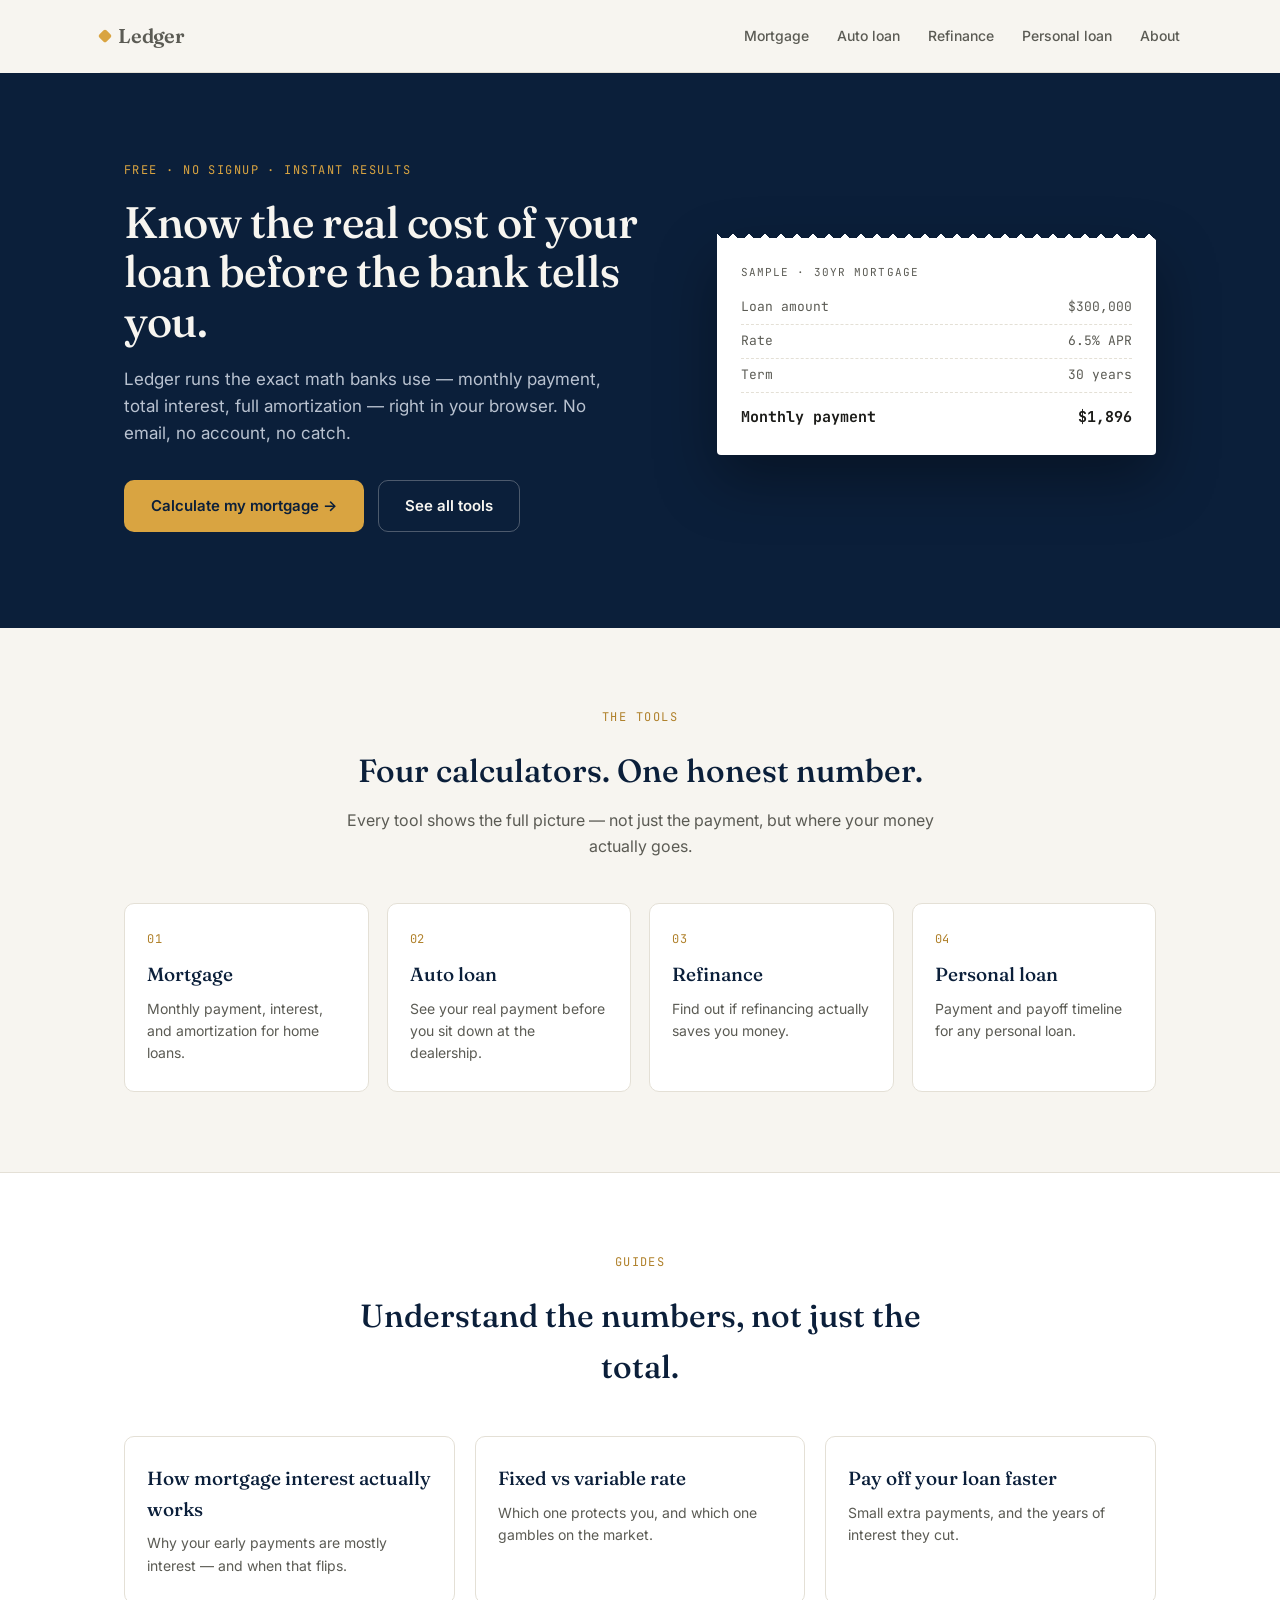
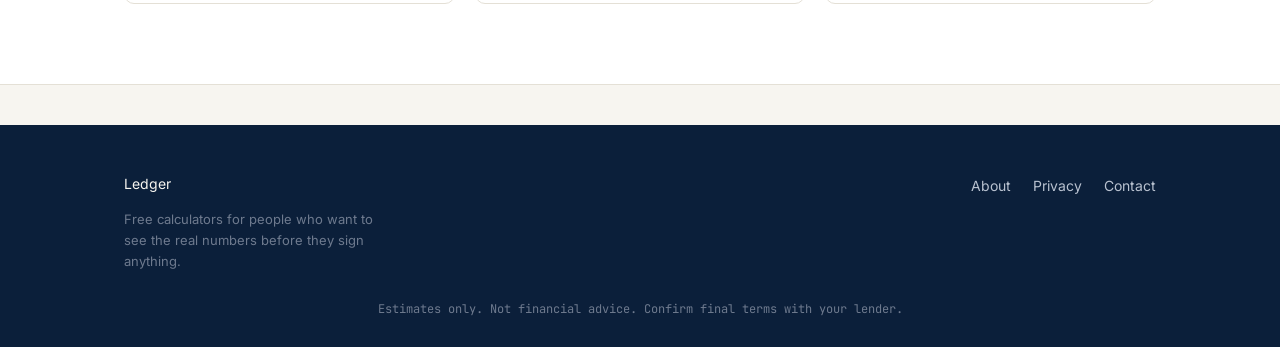
<file: index.html>
<!DOCTYPE html>
<html lang="en">
<head>
<meta charset="UTF-8">
<meta name="viewport" content="width=device-width, initial-scale=1.0">
<title>Ledger — Free loan and mortgage calculators</title>
<meta name="description" content="Free, instant loan and mortgage calculators. See your real monthly payment, total interest, and full amortization schedule in seconds.">
<link rel="stylesheet" href="style.css">
</head>
<body>

<div class="wrap nav">
  <a href="index.html" class="brand"><span class="mark"></span>Ledger</a>
  <ul>
    <li><a href="mortgage-calculator.html">Mortgage</a></li>
    <li><a href="auto-loan-calculator.html">Auto loan</a></li>
    <li><a href="refinance-calculator.html">Refinance</a></li>
    <li><a href="personal-loan-calculator.html">Personal loan</a></li>
    <li><a href="about.html">About</a></li>
  </ul>
</div>

<section class="hero">
  <div class="wrap">
    <div>
      <span class="eyebrow">Free · No signup · Instant results</span>
      <h1>Know the real cost of your loan before the bank tells you.</h1>
      <p class="lead">Ledger runs the exact math banks use — monthly payment, total interest, full amortization — right in your browser. No email, no account, no catch.</p>
      <div class="btn-row">
        <a href="mortgage-calculator.html" class="btn btn-gold">Calculate my mortgage →</a>
        <a href="#tools" class="btn btn-outline">See all tools</a>
      </div>
    </div>
    <div class="receipt">
      <p class="rtitle">Sample · 30yr mortgage</p>
      <div class="rline"><span>Loan amount</span><span>$300,000</span></div>
      <div class="rline"><span>Rate</span><span>6.5% APR</span></div>
      <div class="rline"><span>Term</span><span>30 years</span></div>
      <div class="rline total"><span>Monthly payment</span><span>$1,896</span></div>
    </div>
  </div>
</section>

<section id="tools">
  <div class="wrap">
    <div class="section-head">
      <span class="eyebrow">The tools</span>
      <h2>Four calculators. One honest number.</h2>
      <p>Every tool shows the full picture — not just the payment, but where your money actually goes.</p>
    </div>
    <div class="grid-4">
      <a href="mortgage-calculator.html" class="card">
        <span class="num">01</span>
        <h3>Mortgage</h3>
        <p>Monthly payment, interest, and amortization for home loans.</p>
      </a>
      <a href="auto-loan-calculator.html" class="card">
        <span class="num">02</span>
        <h3>Auto loan</h3>
        <p>See your real payment before you sit down at the dealership.</p>
      </a>
      <a href="refinance-calculator.html" class="card">
        <span class="num">03</span>
        <h3>Refinance</h3>
        <p>Find out if refinancing actually saves you money.</p>
      </a>
      <a href="personal-loan-calculator.html" class="card">
        <span class="num">04</span>
        <h3>Personal loan</h3>
        <p>Payment and payoff timeline for any personal loan.</p>
      </a>
    </div>
  </div>
</section>

<section style="background:var(--paper-2); border-top:1px solid var(--line); border-bottom:1px solid var(--line);">
  <div class="wrap">
    <div class="section-head">
      <span class="eyebrow">Guides</span>
      <h2>Understand the numbers, not just the total.</h2>
    </div>
    <div class="grid-3">
      <a href="guide-how-mortgage-interest-works.html" class="card">
        <h3>How mortgage interest actually works</h3>
        <p>Why your early payments are mostly interest — and when that flips.</p>
      </a>
      <a href="guide-fixed-vs-variable.html" class="card">
        <h3>Fixed vs variable rate</h3>
        <p>Which one protects you, and which one gambles on the market.</p>
      </a>
      <a href="guide-pay-off-faster.html" class="card">
        <h3>Pay off your loan faster</h3>
        <p>Small extra payments, and the years of interest they cut.</p>
      </a>
    </div>
  </div>
</section>

<footer>
  <div class="wrap">
    <div>
      <a href="index.html" class="brand" style="color:var(--text-on-ink); margin-bottom:14px; display:flex;"><span class="mark"></span>Ledger</a>
      <p style="max-width:32ch; font-size:13px; color:#6E7A8E;">Free calculators for people who want to see the real numbers before they sign anything.</p>
    </div>
    <ul>
      <li><a href="about.html">About</a></li>
      <li><a href="privacy.html">Privacy</a></li>
      <li><a href="contact.html">Contact</a></li>
    </ul>
  </div>
  <p class="fine">Estimates only. Not financial advice. Confirm final terms with your lender.</p>
</footer>

</body>
</html>
</file>
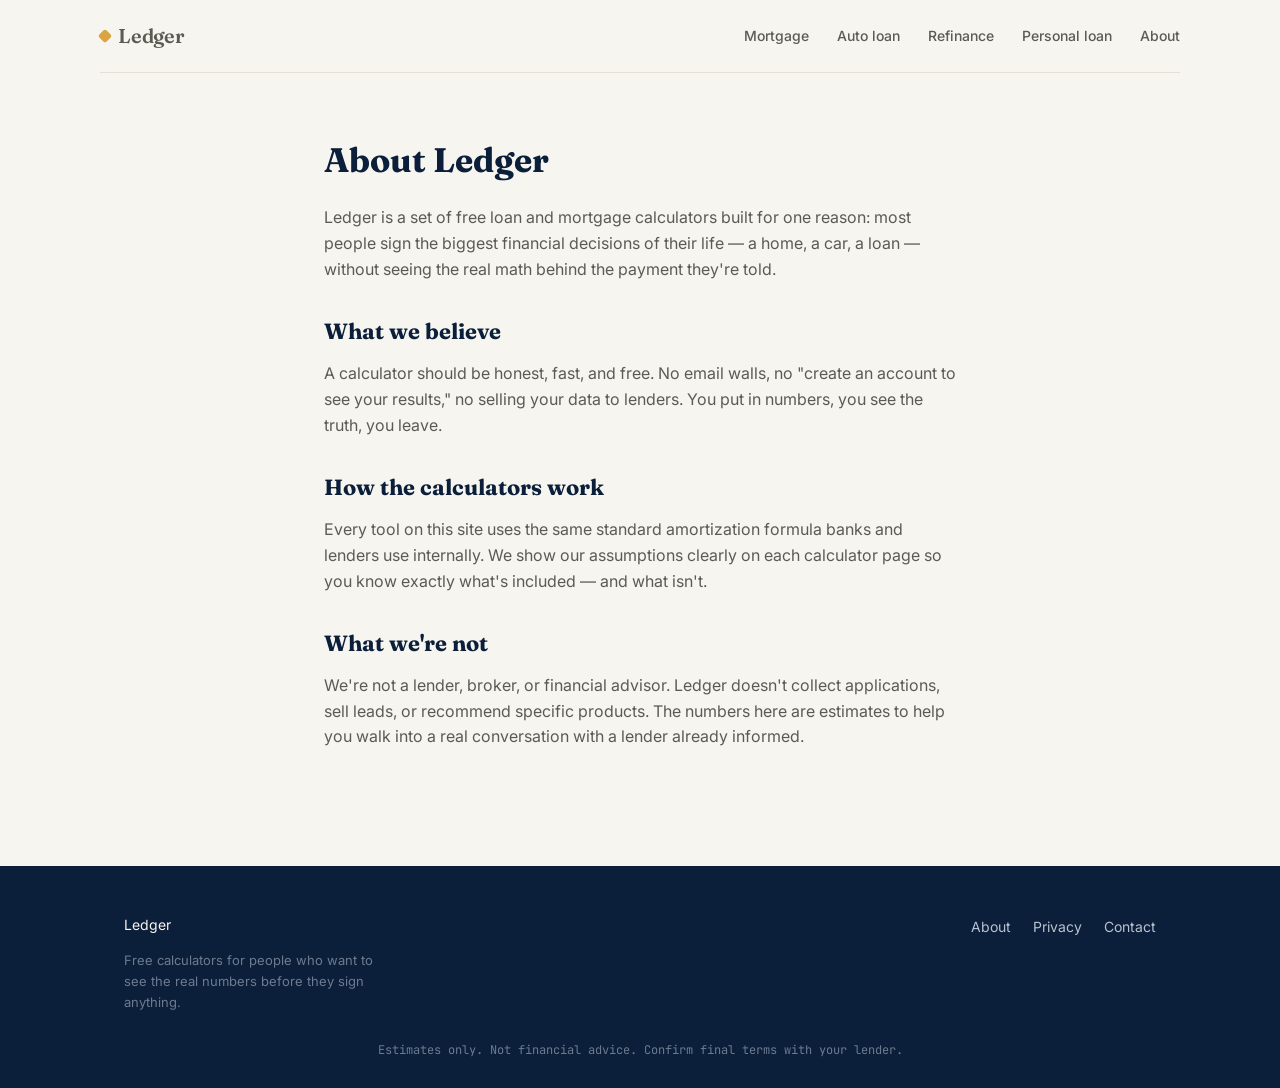
<file: about.html>
<!DOCTYPE html>
<html lang="en">
<head>
<meta charset="UTF-8">
<meta name="viewport" content="width=device-width, initial-scale=1.0">
<title>About | Ledger</title>
<meta name="description" content="Why Ledger exists and how our calculators work.">
<link rel="stylesheet" href="/style.css">
</head>
<body>
<div class="wrap nav">
  <a href="index.html" class="brand"><span class="mark"></span>Ledger</a>
  <ul>
    <li><a href="mortgage-calculator.html">Mortgage</a></li>
    <li><a href="auto-loan-calculator.html">Auto loan</a></li>
    <li><a href="refinance-calculator.html">Refinance</a></li>
    <li><a href="personal-loan-calculator.html">Personal loan</a></li>
    <li><a href="about.html">About</a></li>
  </ul>
</div>
<article class="article">
  <h1>About Ledger</h1>
  <p>Ledger is a set of free loan and mortgage calculators built for one reason: most people sign the biggest financial decisions of their life — a home, a car, a loan — without seeing the real math behind the payment they're told.</p>
  <h2>What we believe</h2>
  <p>A calculator should be honest, fast, and free. No email walls, no "create an account to see your results," no selling your data to lenders. You put in numbers, you see the truth, you leave.</p>
  <h2>How the calculators work</h2>
  <p>Every tool on this site uses the same standard amortization formula banks and lenders use internally. We show our assumptions clearly on each calculator page so you know exactly what's included — and what isn't.</p>
  <h2>What we're not</h2>
  <p>We're not a lender, broker, or financial advisor. Ledger doesn't collect applications, sell leads, or recommend specific products. The numbers here are estimates to help you walk into a real conversation with a lender already informed.</p>
</article>
<footer>
  <div class="wrap">
    <div>
      <a href="index.html" class="brand" style="color:var(--text-on-ink); margin-bottom:14px; display:flex;"><span class="mark"></span>Ledger</a>
      <p style="max-width:32ch; font-size:13px; color:#6E7A8E;">Free calculators for people who want to see the real numbers before they sign anything.</p>
    </div>
    <ul>
      <li><a href="about.html">About</a></li>
      <li><a href="privacy.html">Privacy</a></li>
      <li><a href="contact.html">Contact</a></li>
    </ul>
  </div>
  <p class="fine">Estimates only. Not financial advice. Confirm final terms with your lender.</p>
</footer>
</body>
</html>
</file>
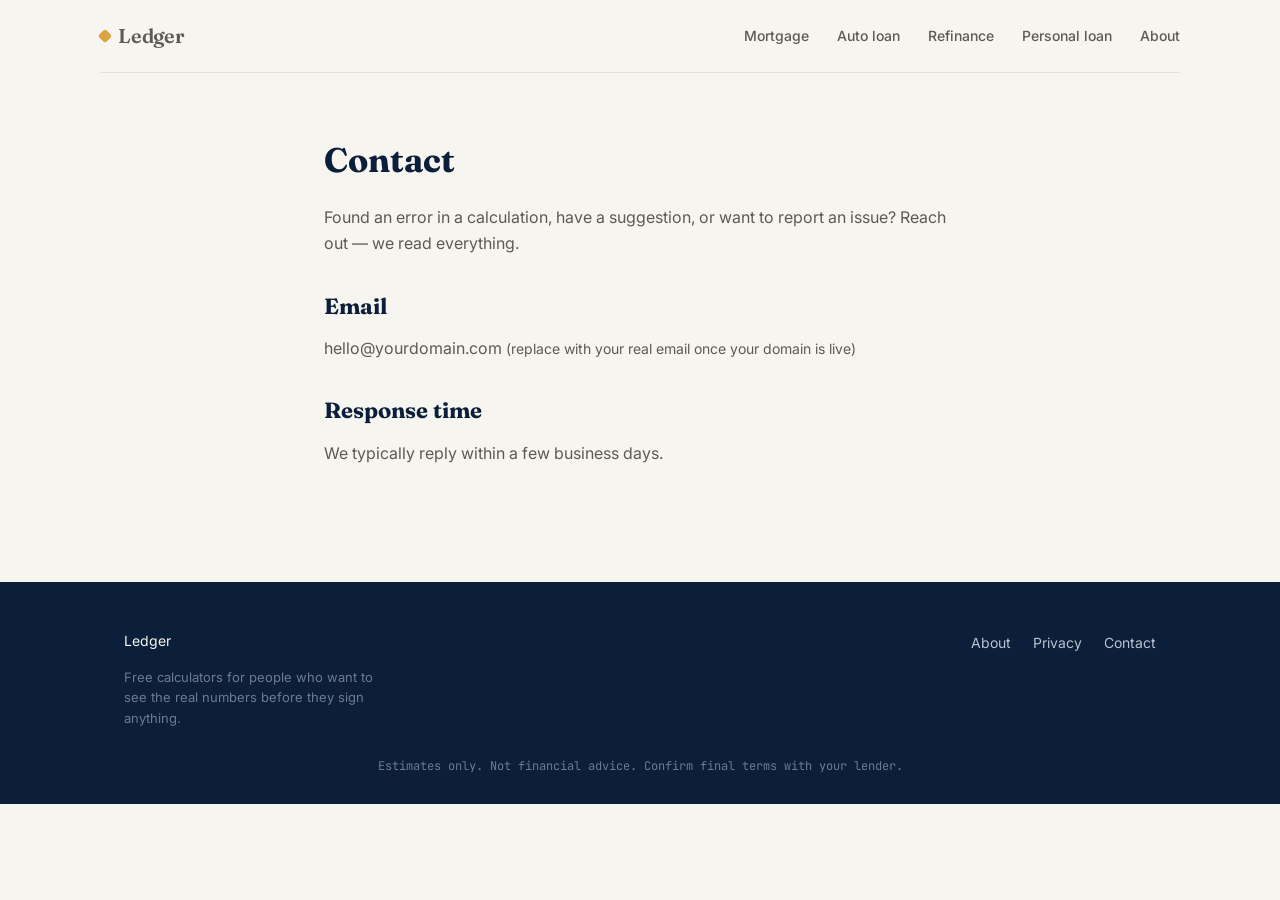
<file: contact.html>
<!DOCTYPE html>
<html lang="en">
<head>
<meta charset="UTF-8">
<meta name="viewport" content="width=device-width, initial-scale=1.0">
<title>Contact | Ledger</title>
<meta name="description" content="Get in touch with the Ledger team.">
<link rel="stylesheet" href="/style.css">
</head>
<body>
<div class="wrap nav">
  <a href="index.html" class="brand"><span class="mark"></span>Ledger</a>
  <ul>
    <li><a href="mortgage-calculator.html">Mortgage</a></li>
    <li><a href="auto-loan-calculator.html">Auto loan</a></li>
    <li><a href="refinance-calculator.html">Refinance</a></li>
    <li><a href="personal-loan-calculator.html">Personal loan</a></li>
    <li><a href="about.html">About</a></li>
  </ul>
</div>
<article class="article">
  <h1>Contact</h1>
  <p>Found an error in a calculation, have a suggestion, or want to report an issue? Reach out — we read everything.</p>
  <h2>Email</h2>
  <p>hello@yourdomain.com <span style="color:var(--text-soft); font-size:14px;">(replace with your real email once your domain is live)</span></p>
  <h2>Response time</h2>
  <p>We typically reply within a few business days.</p>
</article>
<footer>
  <div class="wrap">
    <div>
      <a href="index.html" class="brand" style="color:var(--text-on-ink); margin-bottom:14px; display:flex;"><span class="mark"></span>Ledger</a>
      <p style="max-width:32ch; font-size:13px; color:#6E7A8E;">Free calculators for people who want to see the real numbers before they sign anything.</p>
    </div>
    <ul>
      <li><a href="about.html">About</a></li>
      <li><a href="privacy.html">Privacy</a></li>
      <li><a href="contact.html">Contact</a></li>
    </ul>
  </div>
  <p class="fine">Estimates only. Not financial advice. Confirm final terms with your lender.</p>
</footer>
</body>
</html>
</file>
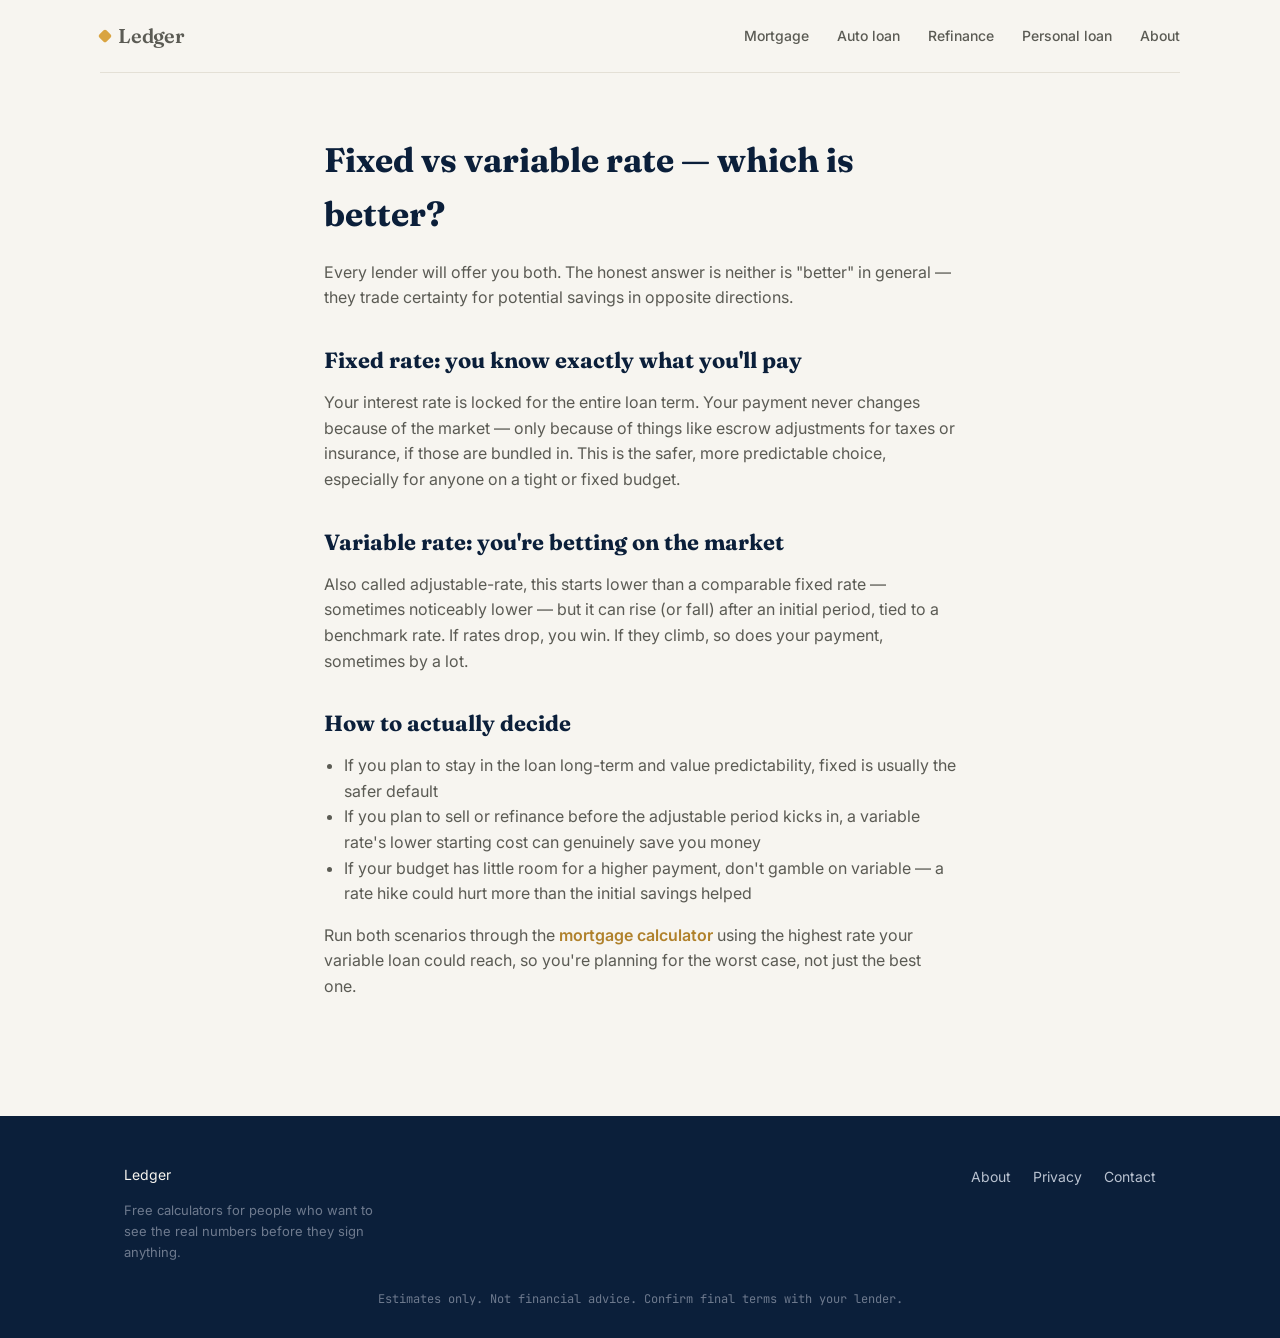
<file: guide-fixed-vs-variable.html>
<!DOCTYPE html>
<html lang="en">
<head>
<meta charset="UTF-8">
<meta name="viewport" content="width=device-width, initial-scale=1.0">
<title>Fixed vs Variable Rate — Which Is Better? | Ledger</title>
<meta name="description" content="The real tradeoffs between a fixed-rate and variable-rate loan, explained plainly.">
<link rel="stylesheet" href="style.css">
</head>
<body>
<div class="wrap nav">
  <a href="index.html" class="brand"><span class="mark"></span>Ledger</a>
  <ul>
    <li><a href="mortgage-calculator.html">Mortgage</a></li>
    <li><a href="auto-loan-calculator.html">Auto loan</a></li>
    <li><a href="refinance-calculator.html">Refinance</a></li>
    <li><a href="personal-loan-calculator.html">Personal loan</a></li>
    <li><a href="about.html">About</a></li>
  </ul>
</div>
<article class="article">
  <h1>Fixed vs variable rate — which is better?</h1>
  <p>Every lender will offer you both. The honest answer is neither is "better" in general — they trade certainty for potential savings in opposite directions.</p>

  <h2>Fixed rate: you know exactly what you'll pay</h2>
  <p>Your interest rate is locked for the entire loan term. Your payment never changes because of the market — only because of things like escrow adjustments for taxes or insurance, if those are bundled in. This is the safer, more predictable choice, especially for anyone on a tight or fixed budget.</p>

  <h2>Variable rate: you're betting on the market</h2>
  <p>Also called adjustable-rate, this starts lower than a comparable fixed rate — sometimes noticeably lower — but it can rise (or fall) after an initial period, tied to a benchmark rate. If rates drop, you win. If they climb, so does your payment, sometimes by a lot.</p>

  <h2>How to actually decide</h2>
  <ul>
    <li>If you plan to stay in the loan long-term and value predictability, fixed is usually the safer default</li>
    <li>If you plan to sell or refinance before the adjustable period kicks in, a variable rate's lower starting cost can genuinely save you money</li>
    <li>If your budget has little room for a higher payment, don't gamble on variable — a rate hike could hurt more than the initial savings helped</li>
  </ul>

  <p>Run both scenarios through the <a href="mortgage-calculator.html" style="color:var(--gold-dark); font-weight:600;">mortgage calculator</a> using the highest rate your variable loan could reach, so you're planning for the worst case, not just the best one.</p>
</article>
<footer>
  <div class="wrap">
    <div>
      <a href="index.html" class="brand" style="color:var(--text-on-ink); margin-bottom:14px; display:flex;"><span class="mark"></span>Ledger</a>
      <p style="max-width:32ch; font-size:13px; color:#6E7A8E;">Free calculators for people who want to see the real numbers before they sign anything.</p>
    </div>
    <ul>
      <li><a href="about.html">About</a></li>
      <li><a href="privacy.html">Privacy</a></li>
      <li><a href="contact.html">Contact</a></li>
    </ul>
  </div>
  <p class="fine">Estimates only. Not financial advice. Confirm final terms with your lender.</p>
</footer>
</body>
</html>
</file>
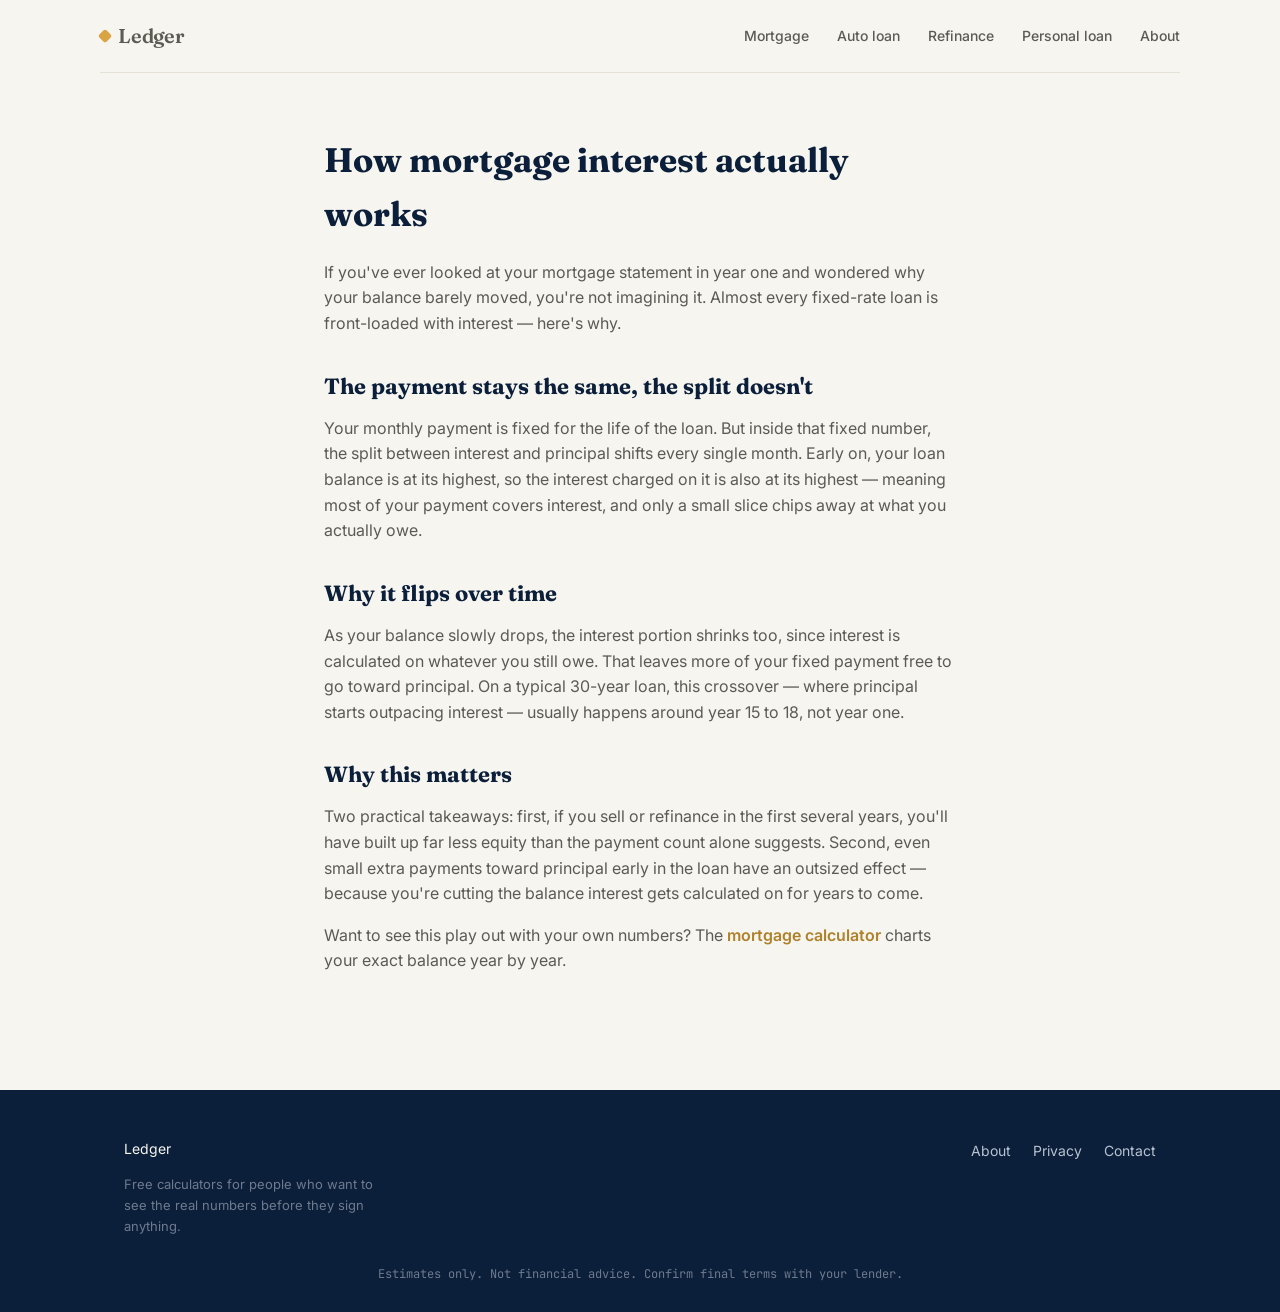
<file: guide-how-mortgage-interest-works.html>
<!DOCTYPE html>
<html lang="en">
<head>
<meta charset="UTF-8">
<meta name="viewport" content="width=device-width, initial-scale=1.0">
<title>How Mortgage Interest Actually Works | Ledger</title>
<meta name="description" content="Why your early mortgage payments are mostly interest, and when that flips toward principal.">
<link rel="stylesheet" href="style.css">
</head>
<body>
<div class="wrap nav">
  <a href="index.html" class="brand"><span class="mark"></span>Ledger</a>
  <ul>
    <li><a href="mortgage-calculator.html">Mortgage</a></li>
    <li><a href="auto-loan-calculator.html">Auto loan</a></li>
    <li><a href="refinance-calculator.html">Refinance</a></li>
    <li><a href="personal-loan-calculator.html">Personal loan</a></li>
    <li><a href="about.html">About</a></li>
  </ul>
</div>
<article class="article">
  <h1>How mortgage interest actually works</h1>
  <p>If you've ever looked at your mortgage statement in year one and wondered why your balance barely moved, you're not imagining it. Almost every fixed-rate loan is front-loaded with interest — here's why.</p>

  <h2>The payment stays the same, the split doesn't</h2>
  <p>Your monthly payment is fixed for the life of the loan. But inside that fixed number, the split between interest and principal shifts every single month. Early on, your loan balance is at its highest, so the interest charged on it is also at its highest — meaning most of your payment covers interest, and only a small slice chips away at what you actually owe.</p>

  <h2>Why it flips over time</h2>
  <p>As your balance slowly drops, the interest portion shrinks too, since interest is calculated on whatever you still owe. That leaves more of your fixed payment free to go toward principal. On a typical 30-year loan, this crossover — where principal starts outpacing interest — usually happens around year 15 to 18, not year one.</p>

  <h2>Why this matters</h2>
  <p>Two practical takeaways: first, if you sell or refinance in the first several years, you'll have built up far less equity than the payment count alone suggests. Second, even small extra payments toward principal early in the loan have an outsized effect — because you're cutting the balance interest gets calculated on for years to come.</p>

  <p>Want to see this play out with your own numbers? The <a href="mortgage-calculator.html" style="color:var(--gold-dark); font-weight:600;">mortgage calculator</a> charts your exact balance year by year.</p>
</article>
<footer>
  <div class="wrap">
    <div>
      <a href="index.html" class="brand" style="color:var(--text-on-ink); margin-bottom:14px; display:flex;"><span class="mark"></span>Ledger</a>
      <p style="max-width:32ch; font-size:13px; color:#6E7A8E;">Free calculators for people who want to see the real numbers before they sign anything.</p>
    </div>
    <ul>
      <li><a href="about.html">About</a></li>
      <li><a href="privacy.html">Privacy</a></li>
      <li><a href="contact.html">Contact</a></li>
    </ul>
  </div>
  <p class="fine">Estimates only. Not financial advice. Confirm final terms with your lender.</p>
</footer>
</body>
</html>
</file>
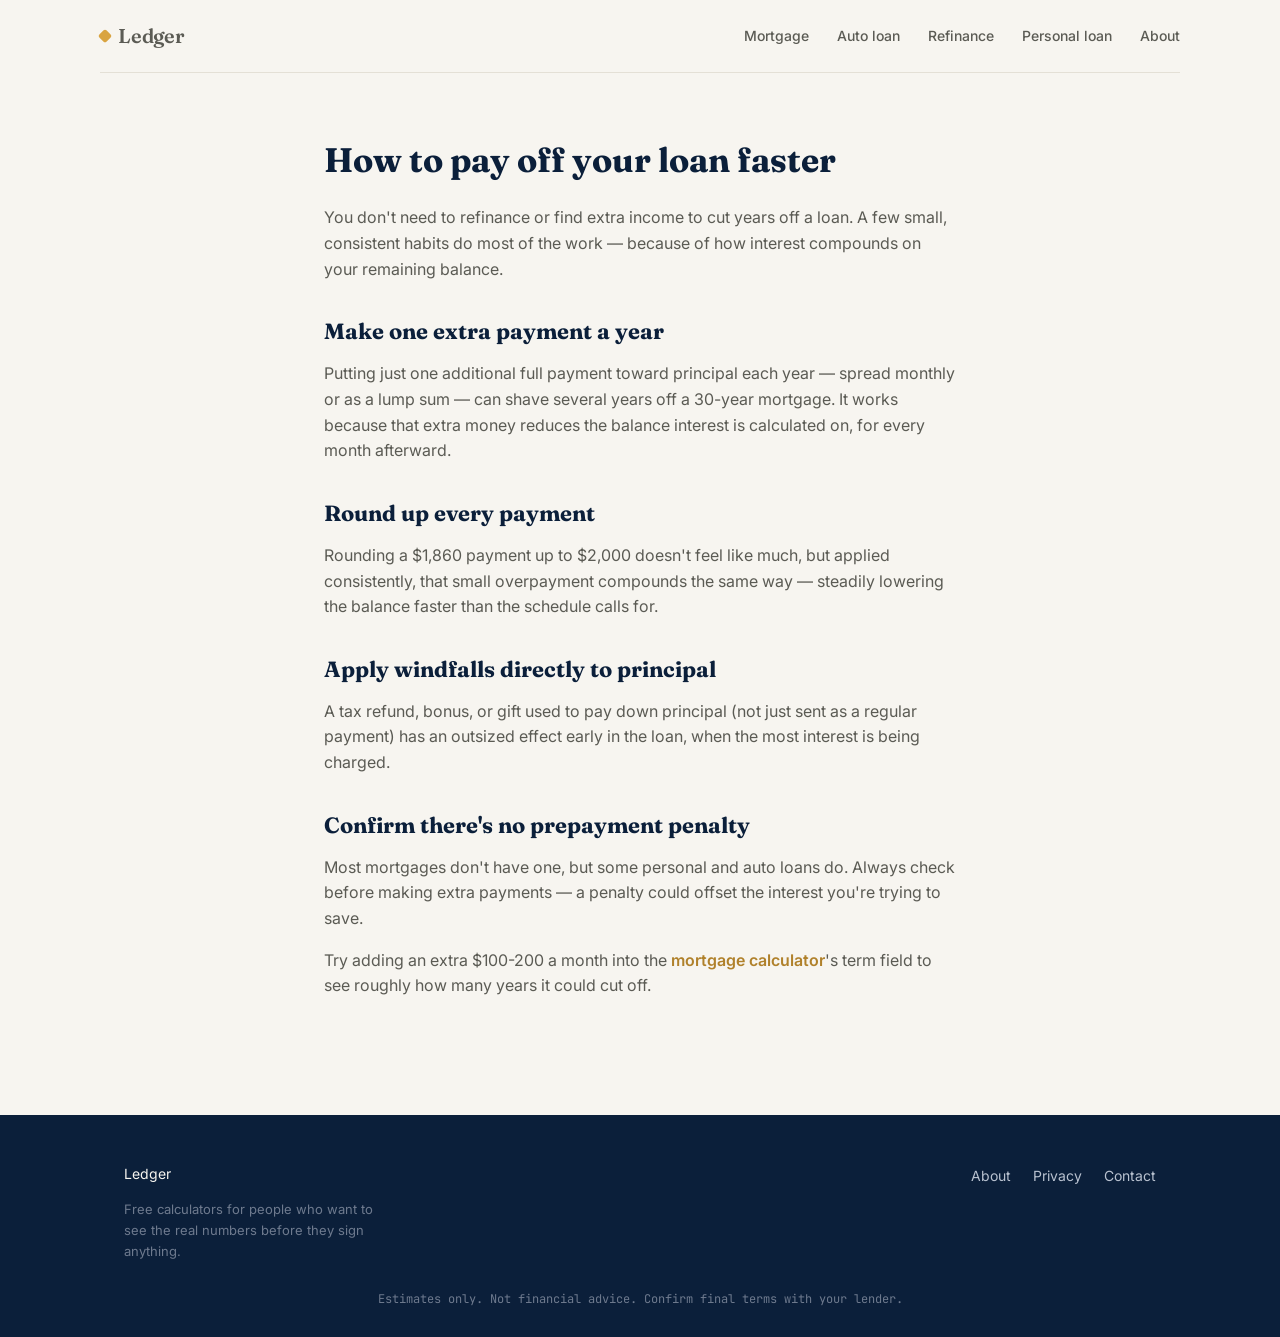
<file: guide-pay-off-faster.html>
<!DOCTYPE html>
<html lang="en">
<head>
<meta charset="UTF-8">
<meta name="viewport" content="width=device-width, initial-scale=1.0">
<title>How to Pay Off Your Loan Faster | Ledger</title>
<meta name="description" content="Simple, real strategies to cut years and thousands in interest off any loan.">
<link rel="stylesheet" href="style.css">
</head>
<body>
<div class="wrap nav">
  <a href="index.html" class="brand"><span class="mark"></span>Ledger</a>
  <ul>
    <li><a href="mortgage-calculator.html">Mortgage</a></li>
    <li><a href="auto-loan-calculator.html">Auto loan</a></li>
    <li><a href="refinance-calculator.html">Refinance</a></li>
    <li><a href="personal-loan-calculator.html">Personal loan</a></li>
    <li><a href="about.html">About</a></li>
  </ul>
</div>
<article class="article">
  <h1>How to pay off your loan faster</h1>
  <p>You don't need to refinance or find extra income to cut years off a loan. A few small, consistent habits do most of the work — because of how interest compounds on your remaining balance.</p>

  <h2>Make one extra payment a year</h2>
  <p>Putting just one additional full payment toward principal each year — spread monthly or as a lump sum — can shave several years off a 30-year mortgage. It works because that extra money reduces the balance interest is calculated on, for every month afterward.</p>

  <h2>Round up every payment</h2>
  <p>Rounding a $1,860 payment up to $2,000 doesn't feel like much, but applied consistently, that small overpayment compounds the same way — steadily lowering the balance faster than the schedule calls for.</p>

  <h2>Apply windfalls directly to principal</h2>
  <p>A tax refund, bonus, or gift used to pay down principal (not just sent as a regular payment) has an outsized effect early in the loan, when the most interest is being charged.</p>

  <h2>Confirm there's no prepayment penalty</h2>
  <p>Most mortgages don't have one, but some personal and auto loans do. Always check before making extra payments — a penalty could offset the interest you're trying to save.</p>

  <p>Try adding an extra $100-200 a month into the <a href="mortgage-calculator.html" style="color:var(--gold-dark); font-weight:600;">mortgage calculator</a>'s term field to see roughly how many years it could cut off.</p>
</article>
<footer>
  <div class="wrap">
    <div>
      <a href="index.html" class="brand" style="color:var(--text-on-ink); margin-bottom:14px; display:flex;"><span class="mark"></span>Ledger</a>
      <p style="max-width:32ch; font-size:13px; color:#6E7A8E;">Free calculators for people who want to see the real numbers before they sign anything.</p>
    </div>
    <ul>
      <li><a href="about.html">About</a></li>
      <li><a href="privacy.html">Privacy</a></li>
      <li><a href="contact.html">Contact</a></li>
    </ul>
  </div>
  <p class="fine">Estimates only. Not financial advice. Confirm final terms with your lender.</p>
</footer>
</body>
</html>
</file>
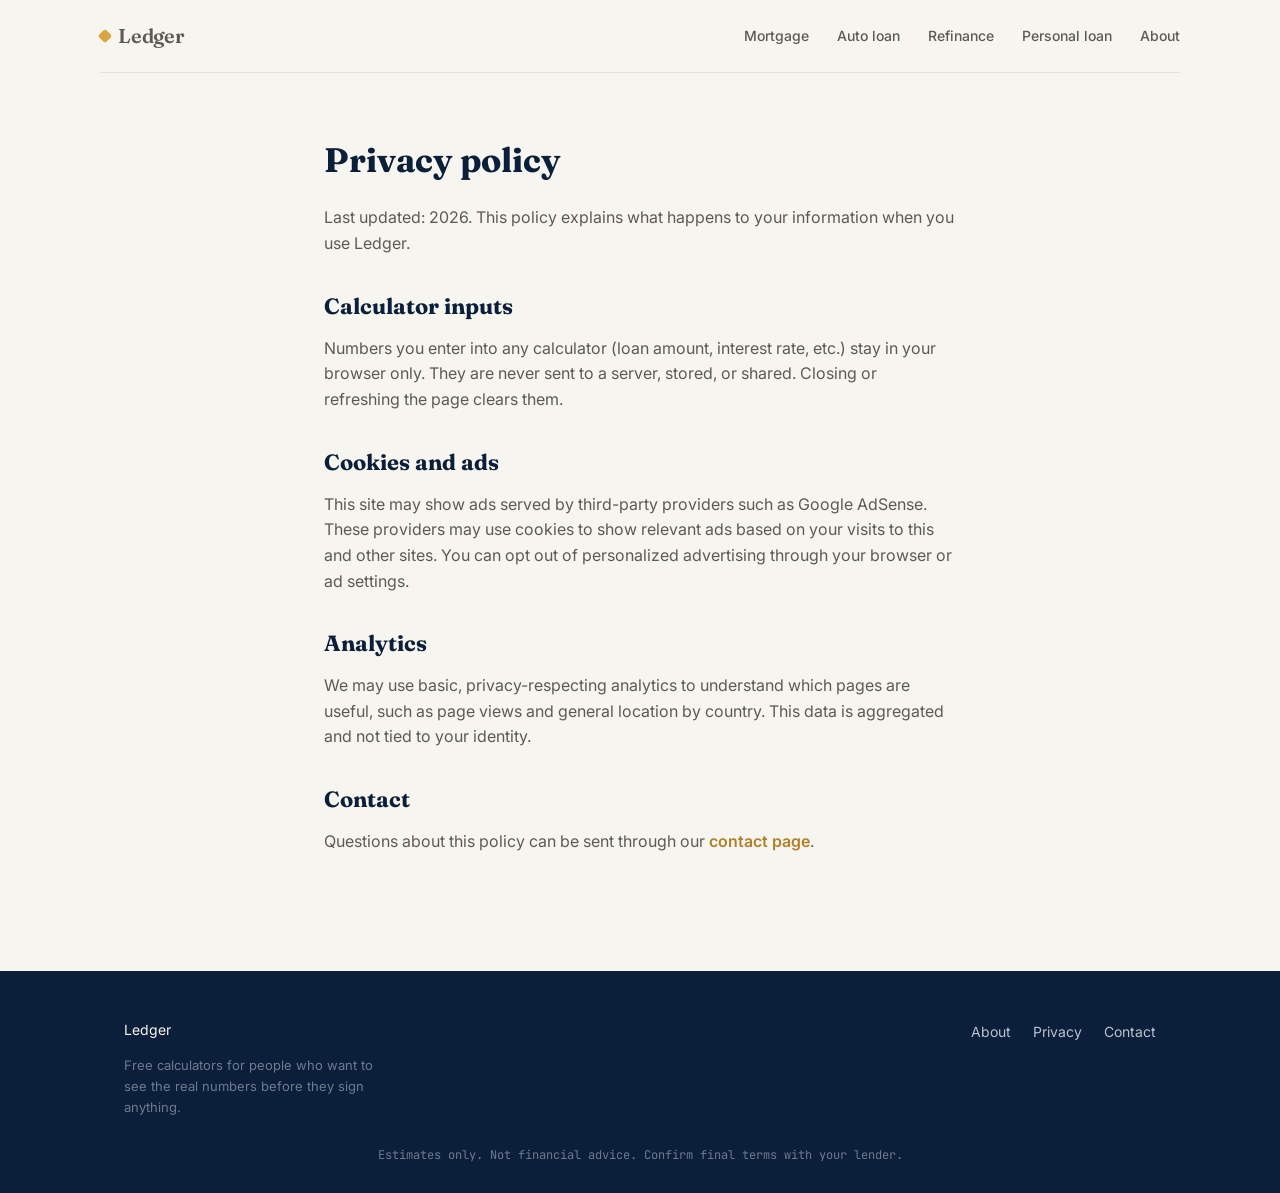
<file: privacy.html>
<!DOCTYPE html>
<html lang="en">
<head>
<meta charset="UTF-8">
<meta name="viewport" content="width=device-width, initial-scale=1.0">
<title>Privacy Policy | Ledger</title>
<meta name="description" content="Ledger's privacy policy.">
<link rel="stylesheet" href="/style.css">
</head>
<body>
<div class="wrap nav">
  <a href="index.html" class="brand"><span class="mark"></span>Ledger</a>
  <ul>
    <li><a href="mortgage-calculator.html">Mortgage</a></li>
    <li><a href="auto-loan-calculator.html">Auto loan</a></li>
    <li><a href="refinance-calculator.html">Refinance</a></li>
    <li><a href="personal-loan-calculator.html">Personal loan</a></li>
    <li><a href="about.html">About</a></li>
  </ul>
</div>
<article class="article">
  <h1>Privacy policy</h1>
  <p>Last updated: 2026. This policy explains what happens to your information when you use Ledger.</p>
  <h2>Calculator inputs</h2>
  <p>Numbers you enter into any calculator (loan amount, interest rate, etc.) stay in your browser only. They are never sent to a server, stored, or shared. Closing or refreshing the page clears them.</p>
  <h2>Cookies and ads</h2>
  <p>This site may show ads served by third-party providers such as Google AdSense. These providers may use cookies to show relevant ads based on your visits to this and other sites. You can opt out of personalized advertising through your browser or ad settings.</p>
  <h2>Analytics</h2>
  <p>We may use basic, privacy-respecting analytics to understand which pages are useful, such as page views and general location by country. This data is aggregated and not tied to your identity.</p>
  <h2>Contact</h2>
  <p>Questions about this policy can be sent through our <a href="contact.html" style="color:var(--gold-dark); font-weight:600;">contact page</a>.</p>
</article>
<footer>
  <div class="wrap">
    <div>
      <a href="index.html" class="brand" style="color:var(--text-on-ink); margin-bottom:14px; display:flex;"><span class="mark"></span>Ledger</a>
      <p style="max-width:32ch; font-size:13px; color:#6E7A8E;">Free calculators for people who want to see the real numbers before they sign anything.</p>
    </div>
    <ul>
      <li><a href="about.html">About</a></li>
      <li><a href="privacy.html">Privacy</a></li>
      <li><a href="contact.html">Contact</a></li>
    </ul>
  </div>
  <p class="fine">Estimates only. Not financial advice. Confirm final terms with your lender.</p>
</footer>
</body>
</html>
</file>
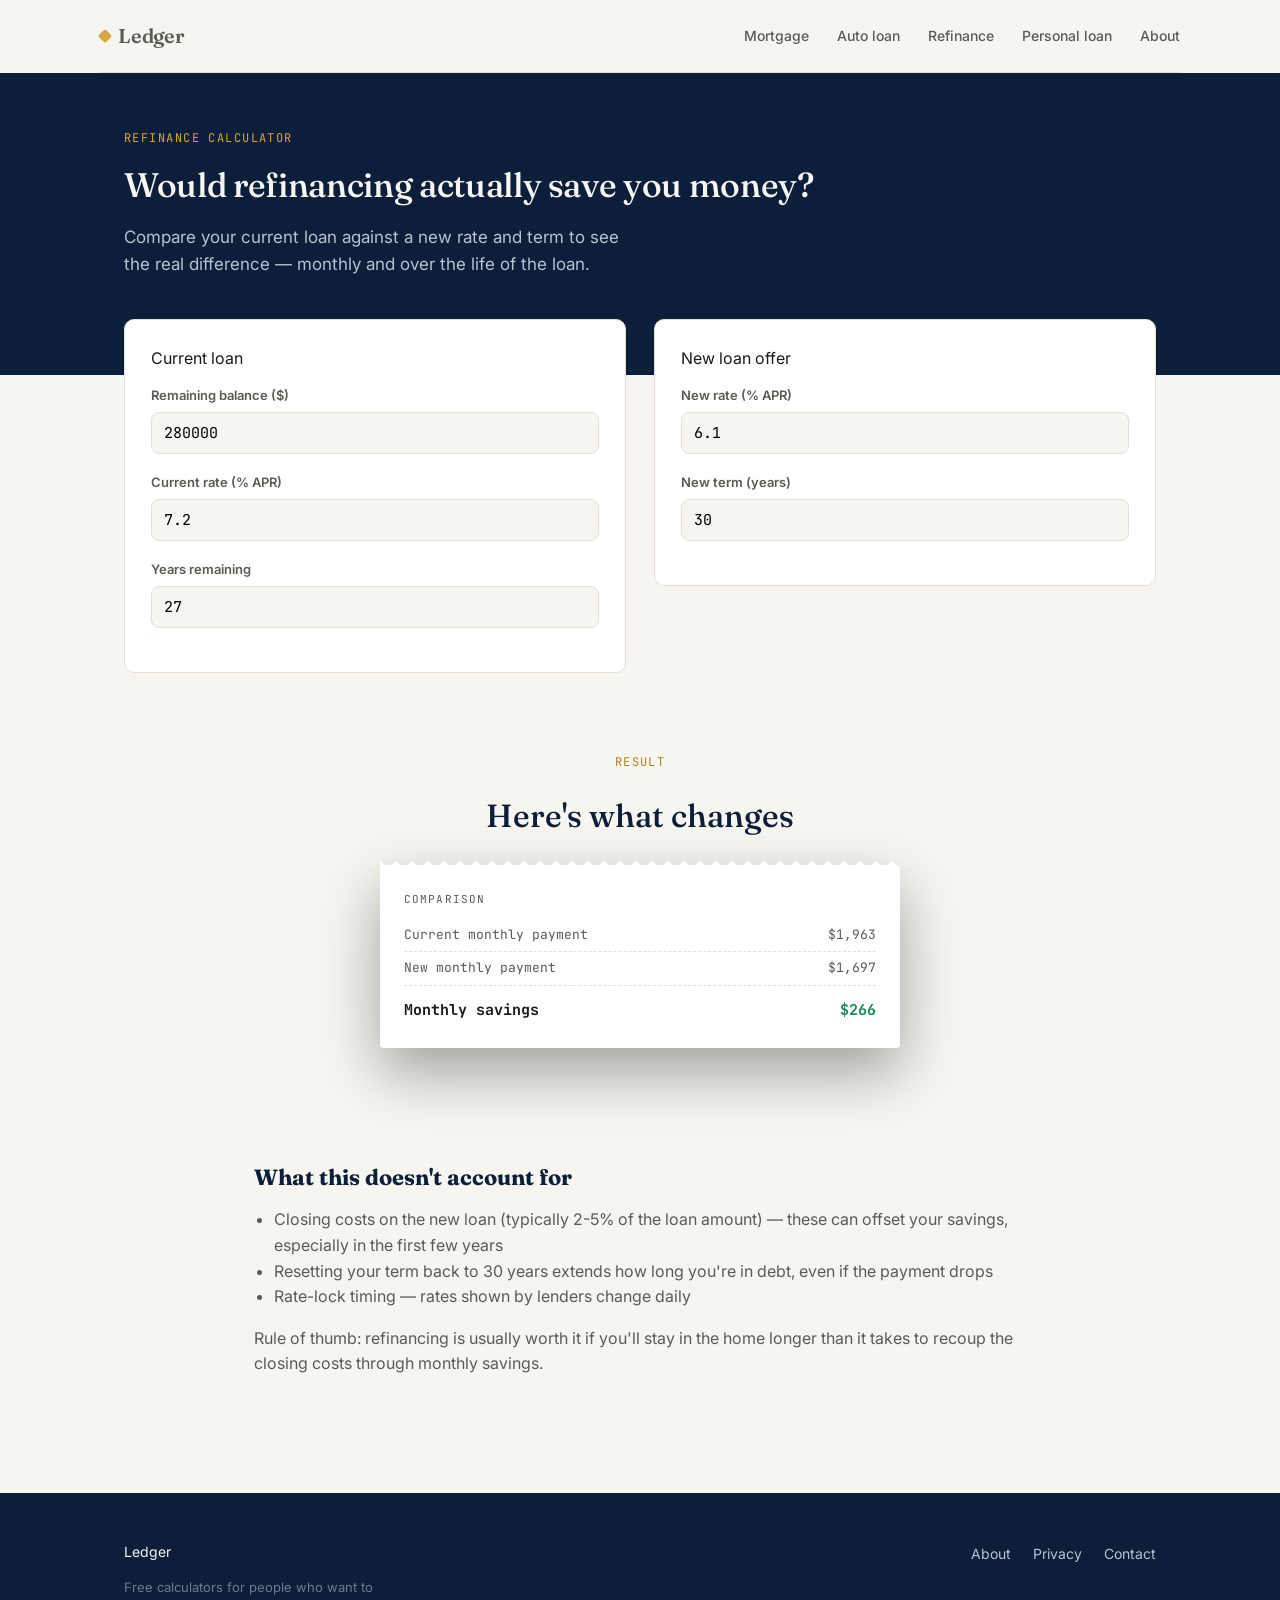
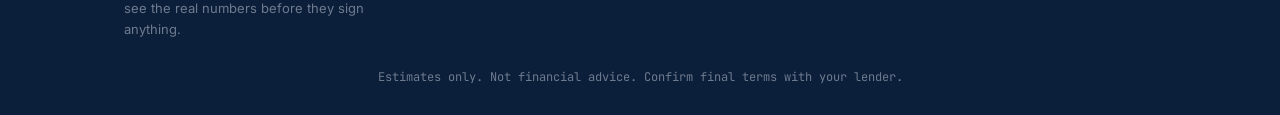
<file: refinance-calculator.html>
<!DOCTYPE html>
<html lang="en">
<head>
<meta charset="UTF-8">
<meta name="viewport" content="width=device-width, initial-scale=1.0">
<title>Refinance Calculator — See If Refinancing Saves You Money | Ledger</title>
<meta name="description" content="Free refinance calculator. Compare your current loan payment against a new rate and term to see your real monthly and lifetime savings.">
<link rel="stylesheet" href="style.css">
</head>
<body class="tool-page">

<div class="wrap nav">
  <a href="index.html" class="brand"><span class="mark"></span>Ledger</a>
  <ul>
    <li><a href="mortgage-calculator.html">Mortgage</a></li>
    <li><a href="auto-loan-calculator.html">Auto loan</a></li>
    <li><a href="refinance-calculator.html">Refinance</a></li>
    <li><a href="personal-loan-calculator.html">Personal loan</a></li>
    <li><a href="about.html">About</a></li>
  </ul>
</div>

<section class="hero">
  <div class="wrap" style="display:block;">
    <span class="eyebrow">Refinance calculator</span>
    <h1>Would refinancing actually save you money?</h1>
    <p class="lead">Compare your current loan against a new rate and term to see the real difference — monthly and over the life of the loan.</p>
  </div>
</section>

<div class="wrap tool-grid">
  <div class="panel">
    <p class="rtitle" style="margin-bottom:14px;">Current loan</p>
    <div class="field">
      <label for="cur-balance">Remaining balance ($)</label>
      <input type="number" id="cur-balance" value="280000" step="1000">
    </div>
    <div class="field">
      <label for="cur-rate">Current rate (% APR)</label>
      <input type="number" id="cur-rate" value="7.2" step="0.05">
    </div>
    <div class="field">
      <label for="cur-years">Years remaining</label>
      <input type="number" id="cur-years" value="27" step="1">
    </div>
  </div>

  <div class="panel">
    <p class="rtitle" style="margin-bottom:14px;">New loan offer</p>
    <div class="field">
      <label for="new-rate">New rate (% APR)</label>
      <input type="number" id="new-rate" value="6.1" step="0.05">
    </div>
    <div class="field">
      <label for="new-years">New term (years)</label>
      <input type="number" id="new-years" value="30" step="1">
    </div>
  </div>
</div>

<section>
  <div class="wrap">
    <div class="section-head" style="margin-bottom:24px;">
      <span class="eyebrow">Result</span>
      <h2>Here's what changes</h2>
    </div>
    <div class="receipt" style="max-width:520px; margin:0 auto;">
      <p class="rtitle">Comparison</p>
      <div class="rline"><span>Current monthly payment</span><span id="out-cur-monthly">$0</span></div>
      <div class="rline"><span>New monthly payment</span><span id="out-new-monthly">$0</span></div>
      <div class="rline total"><span>Monthly savings</span><span id="out-monthly-savings" class="green">$0</span></div>
    </div>
  </div>
</section>

<article class="article" style="max-width:820px; padding-top:0;">
  <h2>What this doesn't account for</h2>
  <ul>
    <li>Closing costs on the new loan (typically 2-5% of the loan amount) — these can offset your savings, especially in the first few years</li>
    <li>Resetting your term back to 30 years extends how long you're in debt, even if the payment drops</li>
    <li>Rate-lock timing — rates shown by lenders change daily</li>
  </ul>
  <p>Rule of thumb: refinancing is usually worth it if you'll stay in the home longer than it takes to recoup the closing costs through monthly savings.</p>
</article>

<footer>
  <div class="wrap">
    <div>
      <a href="index.html" class="brand" style="color:var(--text-on-ink); margin-bottom:14px; display:flex;"><span class="mark"></span>Ledger</a>
      <p style="max-width:32ch; font-size:13px; color:#6E7A8E;">Free calculators for people who want to see the real numbers before they sign anything.</p>
    </div>
    <ul>
      <li><a href="about.html">About</a></li>
      <li><a href="privacy.html">Privacy</a></li>
      <li><a href="contact.html">Contact</a></li>
    </ul>
  </div>
  <p class="fine">Estimates only. Not financial advice. Confirm final terms with your lender.</p>
</footer>

<script>
const fmt = n => '$' + Math.round(n).toLocaleString();
const ids = ['cur-balance','cur-rate','cur-years','new-rate','new-years'];
const els = ids.reduce((o,id)=>(o[id]=document.getElementById(id),o),{});

function payment(principal, annualRate, years){
  const n = years*12;
  const r = annualRate/100/12;
  return r===0 ? principal/n : principal*r*Math.pow(1+r,n)/(Math.pow(1+r,n)-1);
}

function calc(){
  const balance = +els['cur-balance'].value || 0;
  const curMonthly = payment(balance, +els['cur-rate'].value||0, Math.max(1,+els['cur-years'].value||1));
  const newMonthly = payment(balance, +els['new-rate'].value||0, Math.max(1,+els['new-years'].value||1));
  const savings = curMonthly - newMonthly;

  document.getElementById('out-cur-monthly').textContent = fmt(curMonthly);
  document.getElementById('out-new-monthly').textContent = fmt(newMonthly);
  const savingsEl = document.getElementById('out-monthly-savings');
  savingsEl.textContent = (savings>=0 ? '' : '-') + fmt(Math.abs(savings));
  savingsEl.style.color = savings >= 0 ? 'var(--green)' : '#C0392B';
}
Object.values(els).forEach(el=>el.addEventListener('input', calc));
calc();
</script>
</body>
</html>
</file>
<file: style.css>
@import url('https://fonts.googleapis.com/css2?family=Fraunces:opsz,wght@9..144,400;9..144,500;9..144,600&family=Inter:wght@400;500;600&family=JetBrains+Mono:wght@400;500;700&display=swap');

:root{
  --ink:#0B1F3A;
  --ink-2:#132A4D;
  --paper:#F7F5F0;
  --paper-2:#FFFFFF;
  --gold:#D9A441;
  --gold-dark:#B0812B;
  --green:#1F8A54;
  --line:#E4E0D6;
  --text:#1B1B18;
  --text-soft:#5B5B54;
  --text-on-ink:#F7F5F0;
  --text-on-ink-soft:#B9C2D0;
  --radius:10px;
  --serif:'Fraunces', serif;
  --sans:'Inter', sans-serif;
  --mono:'JetBrains Mono', monospace;
}
*{box-sizing:border-box; margin:0; padding:0;}
body{
  font-family:var(--sans);
  background:var(--paper);
  color:var(--text);
  line-height:1.6;
  -webkit-font-smoothing:antialiased;
}
a{color:inherit; text-decoration:none;}
img{max-width:100%; display:block;}
.wrap{max-width:1080px; margin:0 auto; padding:0 24px;}

/* Nav */
.nav{
  display:flex; align-items:center; justify-content:space-between;
  padding:20px 0; border-bottom:1px solid var(--line);
}
.nav .brand{font-family:var(--serif); font-weight:600; font-size:20px; letter-spacing:-0.01em; display:flex; align-items:center; gap:8px;}
.nav .brand .mark{width:10px; height:10px; background:var(--gold); border-radius:2px; display:inline-block; transform:rotate(45deg);}
.nav ul{list-style:none; display:flex; gap:28px;}
.nav a{font-size:14px; font-weight:500; color:var(--text-soft); transition:color .15s;}
.nav a:hover{color:var(--ink);}

/* Hero */
.hero{background:var(--ink); color:var(--text-on-ink); padding:88px 0 96px; position:relative; overflow:hidden;}
.hero .wrap{display:grid; grid-template-columns:1.1fr 0.9fr; gap:56px; align-items:center;}
.eyebrow{font-family:var(--mono); font-size:12px; letter-spacing:.12em; text-transform:uppercase; color:var(--gold); margin-bottom:18px; display:block;}
.hero h1{font-family:var(--serif); font-weight:500; font-size:44px; line-height:1.12; letter-spacing:-0.01em; margin-bottom:20px;}
.hero p.lead{font-size:17px; color:var(--text-on-ink-soft); max-width:46ch; margin-bottom:32px;}
.btn{
  display:inline-flex; align-items:center; gap:8px; font-weight:600; font-size:15px;
  padding:13px 26px; border-radius:var(--radius); border:1px solid transparent; cursor:pointer;
  transition:transform .12s ease, background .15s;
}
.btn-gold{background:var(--gold); color:var(--ink);}
.btn-gold:hover{background:var(--gold-dark); transform:translateY(-1px);}
.btn-outline{background:transparent; border-color:rgba(247,245,240,.28); color:var(--text-on-ink);}
.btn-outline:hover{border-color:var(--gold); color:var(--gold);}
.btn-row{display:flex; gap:14px; flex-wrap:wrap;}

/* Receipt card (signature element) */
.receipt{
  background:var(--paper-2); color:var(--text); border-radius:4px;
  padding:26px 24px 20px; position:relative; box-shadow:0 24px 60px rgba(0,0,0,.35);
}
.receipt::before{
  content:""; position:absolute; top:-9px; left:0; right:0; height:18px;
  background:
    linear-gradient(-45deg, var(--paper-2) 8px, transparent 0),
    linear-gradient(45deg, var(--paper-2) 8px, transparent 0);
  background-size:16px 16px; background-repeat:repeat-x; background-color:transparent;
}
.receipt .rline{display:flex; justify-content:space-between; font-family:var(--mono); font-size:13px; color:var(--text-soft); padding:6px 0; border-bottom:1px dashed var(--line);}
.receipt .rline.total{color:var(--text); font-weight:700; font-size:15px; border-bottom:none; padding-top:12px;}
.receipt .rtitle{font-family:var(--mono); font-size:11px; letter-spacing:.1em; text-transform:uppercase; color:var(--text-soft); margin-bottom:10px;}

/* Sections */
section{padding:80px 0;}
.section-head{max-width:640px; margin:0 auto 44px; text-align:center;}
.section-head .eyebrow{color:var(--gold-dark);}
.section-head h2{font-family:var(--serif); font-weight:500; font-size:32px; color:var(--ink); margin-bottom:12px;}
.section-head p{color:var(--text-soft); font-size:16px;}

.grid-4{display:grid; grid-template-columns:repeat(4,1fr); gap:18px;}
.grid-3{display:grid; grid-template-columns:repeat(3,1fr); gap:20px;}
.grid-2{display:grid; grid-template-columns:1fr 1fr; gap:24px;}

.card{
  background:var(--paper-2); border:1px solid var(--line); border-radius:var(--radius);
  padding:26px 22px; transition:border-color .15s, transform .15s;
}
.card:hover{border-color:var(--gold); transform:translateY(-2px);}
.card .num{font-family:var(--mono); color:var(--gold-dark); font-size:12px; letter-spacing:.08em; margin-bottom:10px; display:block;}
.card h3{font-family:var(--serif); font-size:19px; font-weight:500; margin-bottom:8px; color:var(--ink);}
.card p{color:var(--text-soft); font-size:14px;}

footer{background:var(--ink); color:var(--text-on-ink-soft); padding:48px 0 28px; margin-top:40px;}
footer .wrap{display:flex; justify-content:space-between; align-items:flex-start; flex-wrap:wrap; gap:24px;}
footer a{color:var(--text-on-ink-soft); font-size:14px;}
footer a:hover{color:var(--gold);}
footer ul{list-style:none; display:flex; gap:22px; flex-wrap:wrap;}
.fine{font-family:var(--mono); font-size:12px; color:#6E7A8E; margin-top:28px; text-align:center;}

/* Calculator tool layout */
.tool-page .hero{padding:56px 0 64px;}
.tool-page .hero h1{font-size:34px;}
.tool-grid{display:grid; grid-template-columns:1fr 1fr; gap:28px; align-items:start; margin-top:-56px; position:relative; z-index:2;}
.panel{background:var(--paper-2); border:1px solid var(--line); border-radius:var(--radius); padding:26px;}
.field{margin-bottom:18px;}
.field label{display:block; font-size:13px; font-weight:600; color:var(--text-soft); margin-bottom:6px;}
.field input[type=number], .field input[type=range]{
  width:100%; font-family:var(--mono); font-size:15px; padding:10px 12px;
  border:1px solid var(--line); border-radius:8px; background:var(--paper);
}
.field input[type=number]:focus{outline:2px solid var(--gold); border-color:var(--gold);}
.result-value{font-family:var(--mono); font-weight:700; font-size:26px; color:var(--ink);}
.result-value.green{color:var(--green);}
.article{max-width:680px; margin:0 auto; padding:60px 24px;}
.article h1{font-family:var(--serif); font-size:34px; margin-bottom:18px; color:var(--ink);}
.article h2{font-family:var(--serif); font-size:22px; margin:32px 0 12px; color:var(--ink);}
.article p{color:var(--text-soft); margin-bottom:16px; font-size:16px;}
.article ul{margin:0 0 16px 20px; color:var(--text-soft);}

@media (max-width:800px){
  .hero .wrap, .tool-grid, .grid-4, .grid-3, .grid-2{grid-template-columns:1fr;}
  .hero h1{font-size:32px;}
  .nav ul{display:none;}
  .tool-grid{margin-top:24px;}
}
</file>
